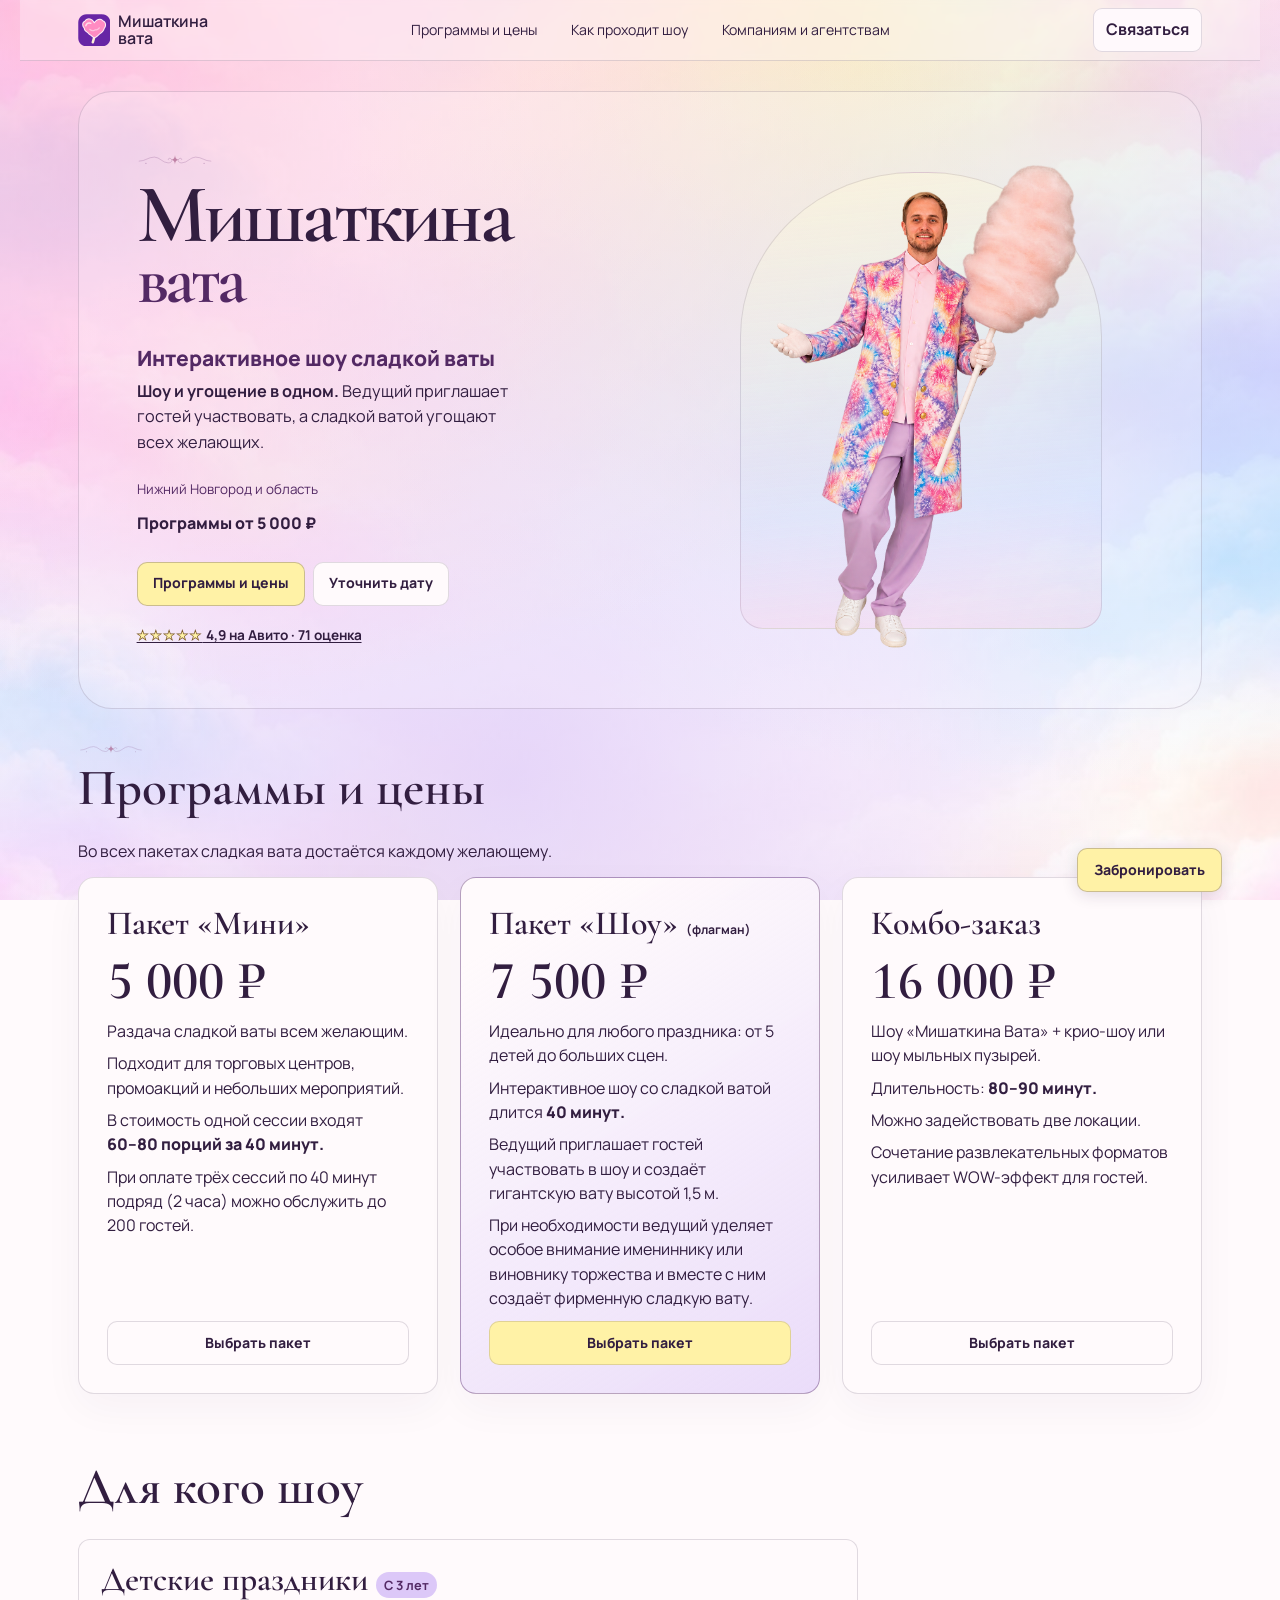
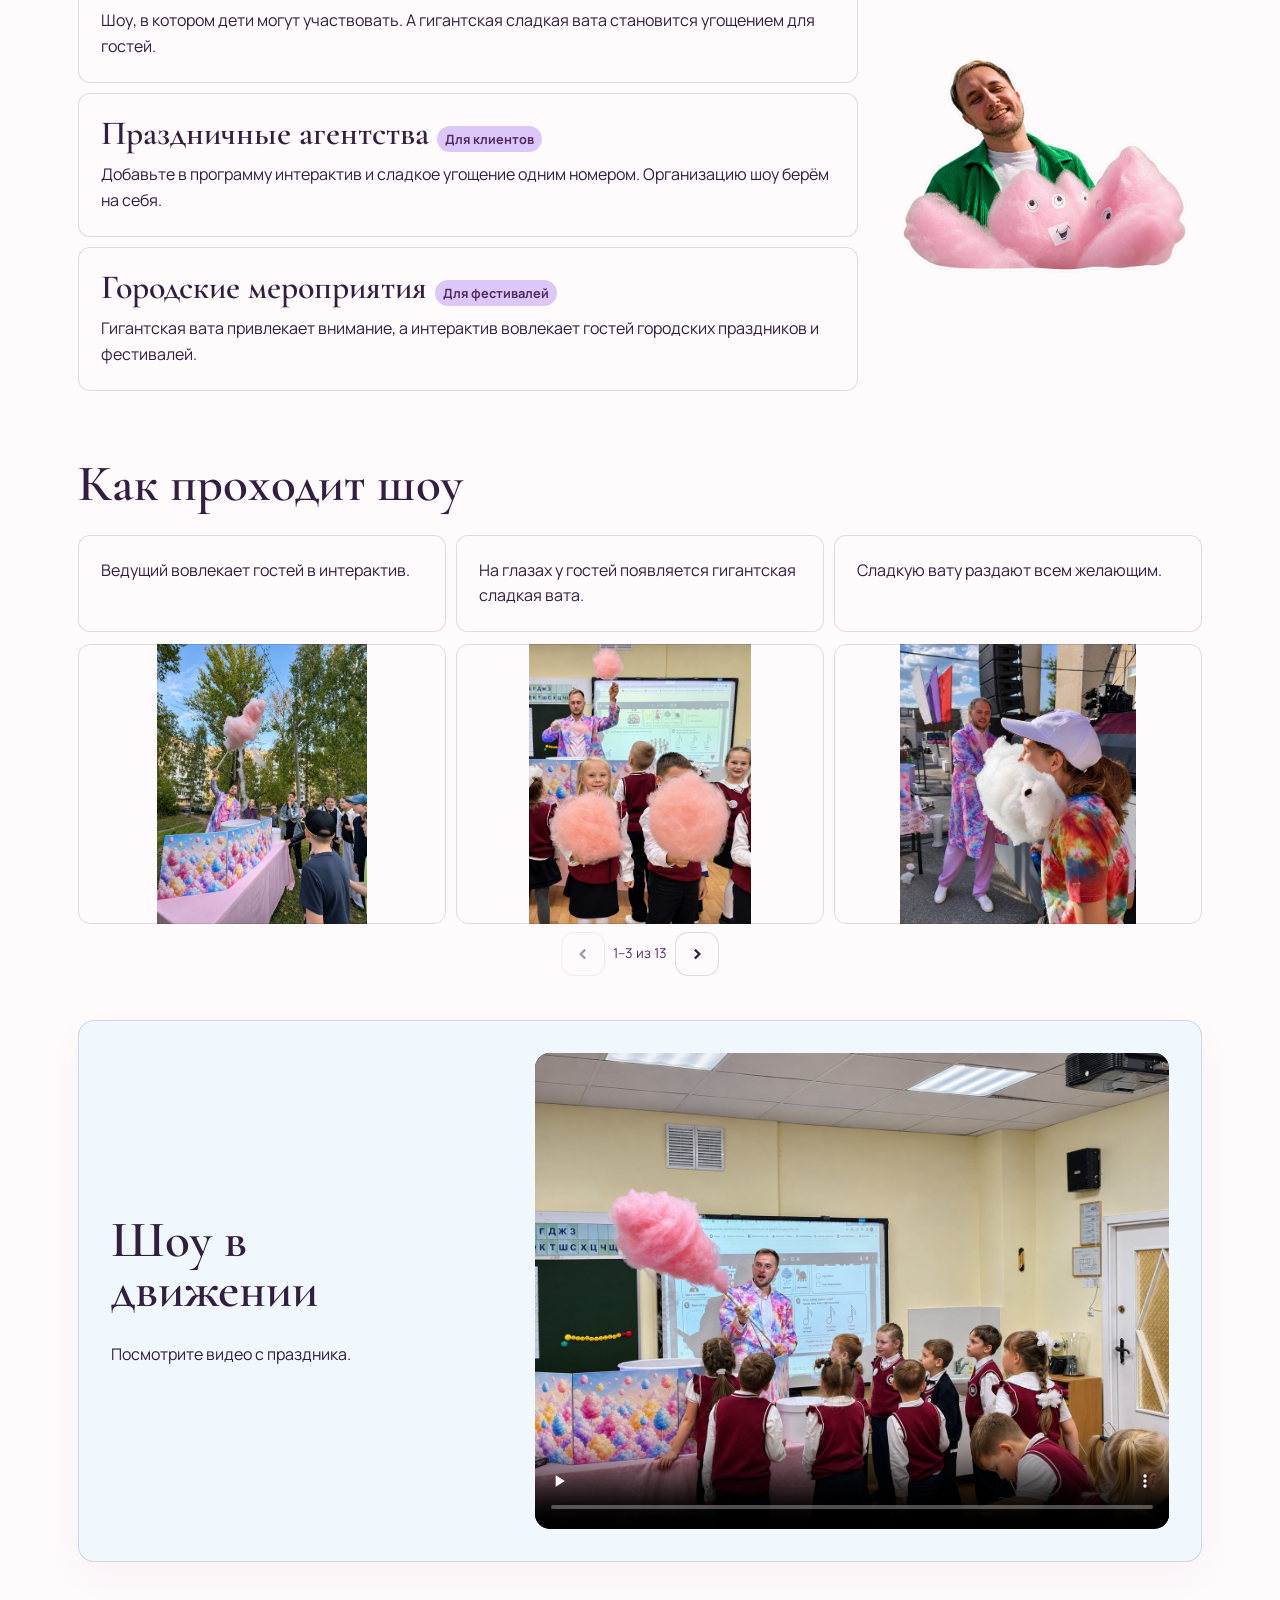
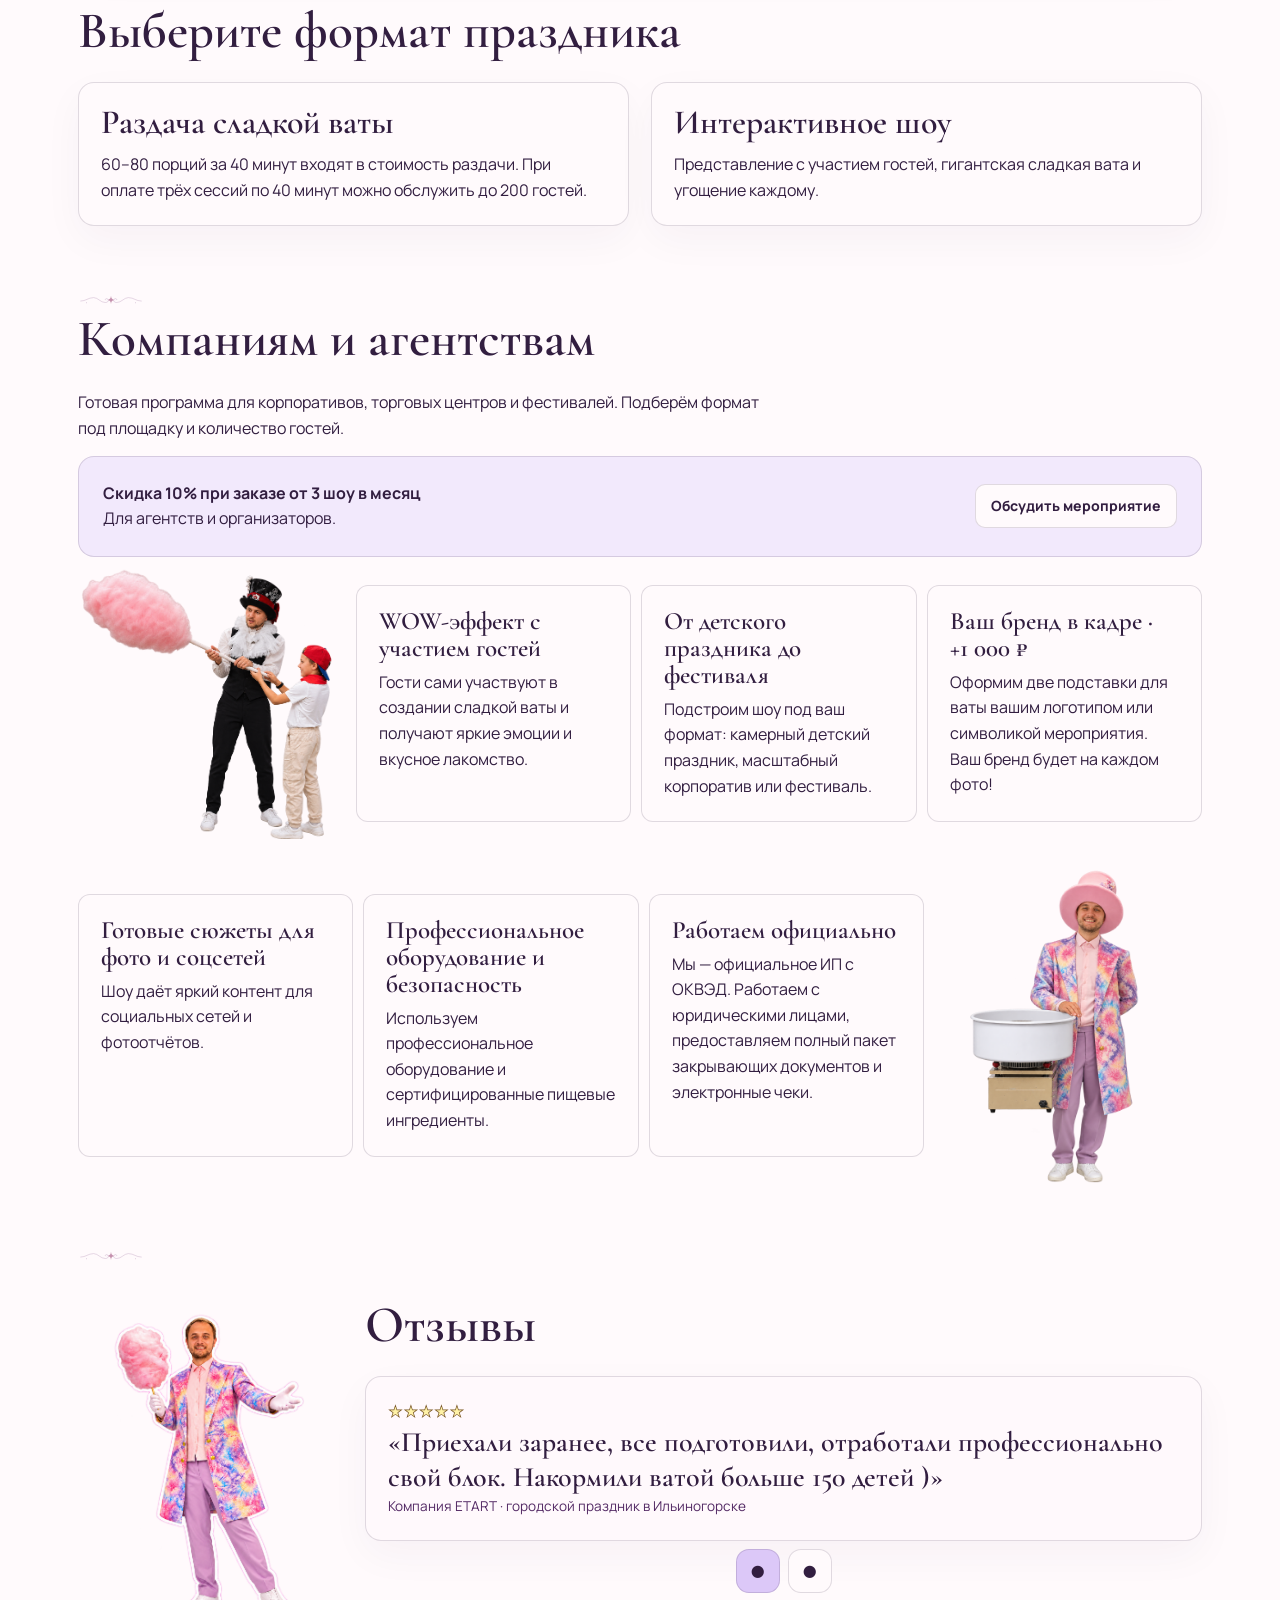
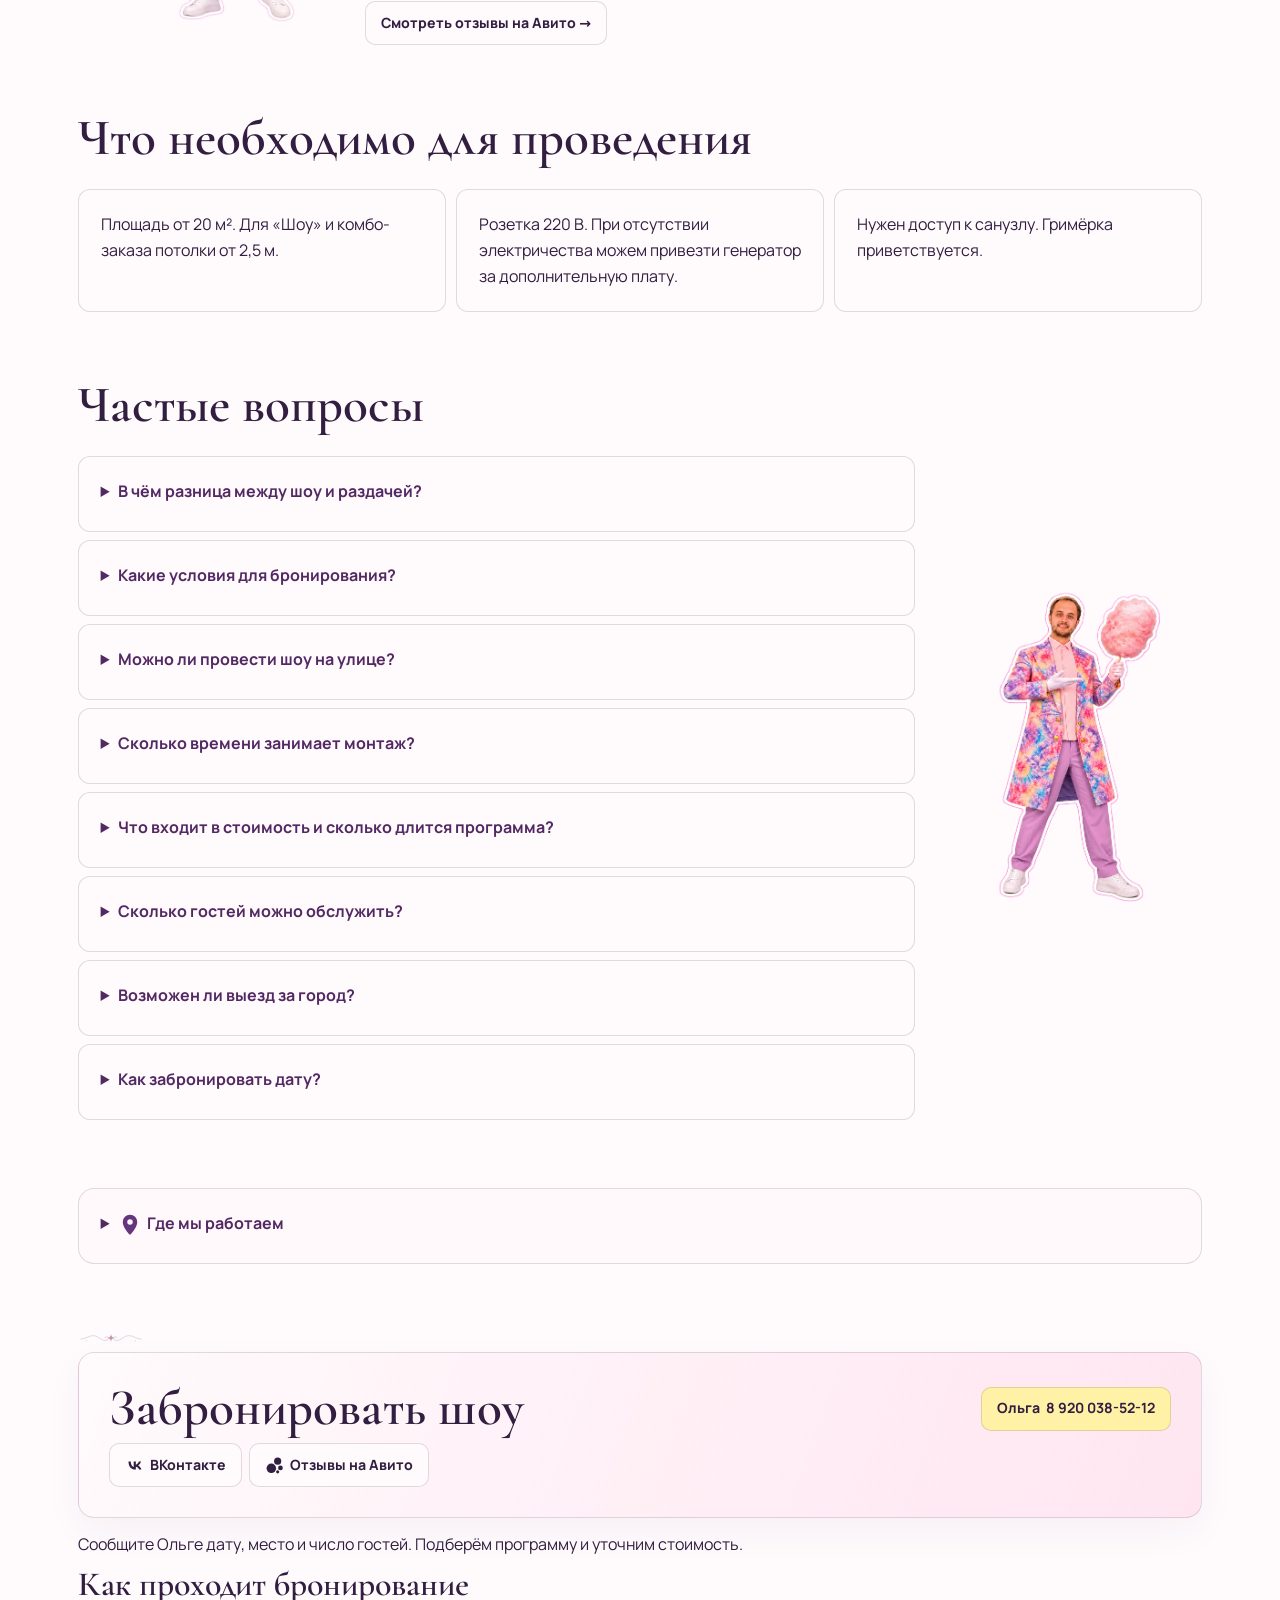
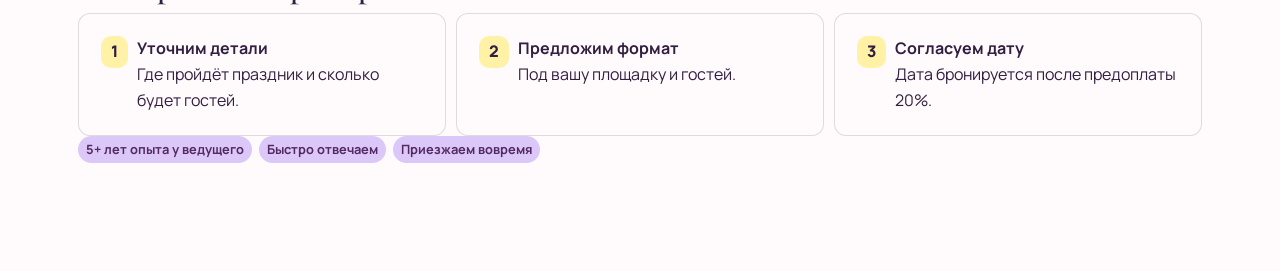
<file: index.html>
<!doctype html>
<html lang="ru">
<head><meta charset="utf-8"><meta name="viewport" content="width=device-width,initial-scale=1"><title>Мишаткина вата — шоу сладкой ваты в Нижнем Новгороде и области</title><meta name="description" content="Интерактивное шоу и раздача сладкой ваты в Нижнем Новгороде и области. Программы для праздников от 5 000 ₽."><link rel="icon" href="assets/heart.png"><link rel="stylesheet" href="style.css?v=adaptive-overview"><script src="cases.js" defer></script><script src="site.js?v=pages-1" defer></script><link rel="canonical" href="https://xn--80aaaai7abppo6cg3e.xn--p1ai/"></head>
<body>
<a class="skip-link" href="#top">К содержанию</a>
<header class="refined-header"><a class="brand" href="#top"><img src="assets/heart.png" width="36" height="36" alt=""><span>Мишаткина<br>вата</span></a><nav class="desktop-nav" aria-label="Основная навигация">
  <a href="#prices">Программы и цены</a>
  <a href="#show">Как проходит шоу</a>
  <a href="#partners">Компаниям и агентствам</a>
</nav>
<a class="header-contact" href="#booking">Связаться</a>
<details id="menu"><summary aria-label="Меню">☰</summary><nav aria-label="Разделы сайта"><a href="#formats">Форматы</a><a href="#video">Видео</a><a href="#show">Как проходит шоу</a><a href="#prices">Программы и цены</a><a href="#reviews">Отзывы</a><a href="#region">Где мы работаем</a><a href="#partners">Компаниям и агентствам</a><a href="#faq">Частые вопросы</a><a href="#booking">Контакты и заявка</a></nav></details></header>
<main id="top" tabindex="-1">
<section class="intro">
<div class="intro-cover">
<div class="intro-copy">
<h1 class="carnival-title"><span>Мишаткина</span> <span>вата</span></h1>
<div class="intro-note">
<p class="intro-label">Интерактивное шоу сладкой ваты</p>
<p class="intro-description"><strong>Шоу и угощение в одном.</strong> Ведущий приглашает гостей участвовать, а сладкой ватой угощают всех желающих.</p>
</div>
</div>
<img class="intro-host" src="assets/host.png" width="995" height="1580" alt="Ведущий с большой розовой сладкой ватой" fetchpriority="high">
</div>
<p>Нижний Новгород и область</p><p class="from">Программы от 5 000 ₽</p><div class="hero-actions"><a class="cta" href="#prices">Программы и цены</a><a class="cta secondary" href="#booking">Уточнить дату</a></div>
<a class="rating" href="#reviews"><span class="rating-stars" aria-hidden="true">★★★★★</span> 4,9 на Авито · 71 оценка</a>
</section>
<section id="prices"><h2>Программы и цены</h2><p class="plans-note">Во всех пакетах сладкая вата достаётся каждому желающему.</p><div class="plans">
<article class="plan"><h3>Пакет «Мини»</h3><p class="price">5 000 ₽</p>
<div class="plan-description">
  <p>Раздача сладкой ваты всем желающим.</p>
  <p>Подходит для торговых центров, промоакций и небольших мероприятий.</p>
  <p>В стоимость одной сессии входят <strong><span class="number-range">60–80</span> порций за 40 минут.</strong></p>
  <p>При оплате трёх сессий по 40 минут подряд (2 часа) можно обслужить до 200 гостей.</p>
</div>
<a class="cta secondary" href="#booking" data-book data-package="Пакет «Мини»">Выбрать пакет</a></article>
<article class="plan"><h3>Пакет «Шоу» <span class="plan-highlight">(флагман)</span></h3><p class="price">7 500 ₽</p>
<div class="plan-description">
  <p>Идеально для любого праздника: от 5 детей до больших сцен.</p>
  <p>Интерактивное шоу со сладкой ватой длится <strong>40 минут.</strong></p>
  <p>Ведущий приглашает гостей участвовать в шоу и создаёт гигантскую вату высотой 1,5 м.</p>
  <p>При необходимости ведущий уделяет особое внимание имениннику или виновнику торжества и вместе с ним создаёт фирменную сладкую вату.</p>
</div>
<a class="cta secondary" href="#booking" data-book data-package="Пакет «Шоу» (флагман)">Выбрать пакет</a></article>
<article class="plan"><h3>Комбо-заказ</h3><p class="price">16 000 ₽</p>
<div class="plan-description">
  <p>Шоу «Мишаткина Вата» + крио-шоу или шоу мыльных пузырей.</p>
  <p>Длительность: <strong>80–90 минут.</strong></p>
  <p>Можно задействовать две локации.</p>
  <p>Сочетание развлекательных форматов усиливает WOW-эффект для гостей.</p>
</div>
<a class="cta secondary" href="#booking" data-book data-package="Комбо-заказ">Выбрать пакет</a></article>
</div></section>
<section id="audience">
<h2>Для кого шоу</h2><div class="audience-layout">
<ul class="audience-cards" role="list">
<li><div class="audience-top"><h3>Детские праздники</h3><span>С 3 лет</span></div><p>Шоу, в котором дети могут участвовать. А гигантская сладкая вата становится угощением для гостей.</p></li>
<li><div class="audience-top"><h3>Праздничные агентства</h3><span>Для клиентов</span></div><p>Добавьте в программу интерактив и сладкое угощение одним номером. Организацию шоу берём на себя.</p></li>
<li><div class="audience-top"><h3>Городские мероприятия</h3><span>Для фестивалей</span></div><p>Гигантская вата привлекает внимание, а интерактив вовлекает гостей городских праздников и фестивалей.</p></li>
</ul><img class="audience-figure" src="assets/host-audience.png" width="1448" height="1086" alt="" loading="lazy" decoding="async"></div>
</section>
<section id="show"><h2>Как проходит шоу</h2><ol class="show-flow"><li>Ведущий вовлекает гостей в интерактив.</li><li>На глазах у гостей появляется гигантская сладкая вата.</li><li>Сладкую вату раздают всем желающим.</li></ol>
<div class="gallery" aria-label="Карусель фотографий шоу">
<div class="gallery-track" tabindex="0" aria-label="Слайды: используйте стрелки или свайп">
<button class="gallery-slide" type="button" data-photo="assets/outside.jpg"><img src="assets/outside.jpg" alt="Шоу сладкой ваты на улице" loading="lazy"></button>
<button class="gallery-slide" type="button" data-photo="assets/guests.jpg"><img src="assets/guests.jpg" alt="Гости с розовой сладкой ватой" loading="lazy"></button>
<button class="gallery-slide" type="button" data-photo="assets/closeup.jpg"><img src="assets/closeup.jpg" alt="Ведущий и сладкая вата на площадке" loading="lazy"></button>
<button class="gallery-slide" type="button" data-photo="assets/gallery-1.webp"><img src="assets/gallery-1.webp" alt="Кадр с шоу сладкой ваты 4" loading="lazy"></button>
<button class="gallery-slide" type="button" data-photo="assets/gallery-2.webp"><img src="assets/gallery-2.webp" alt="Кадр с шоу сладкой ваты 5" loading="lazy"></button>
<button class="gallery-slide" type="button" data-photo="assets/gallery-3.webp"><img src="assets/gallery-3.webp" alt="Кадр с шоу сладкой ваты 6" loading="lazy"></button>
<button class="gallery-slide" type="button" data-photo="assets/gallery-4.webp"><img src="assets/gallery-4.webp" alt="Кадр с шоу сладкой ваты 7" loading="lazy"></button>
<button class="gallery-slide" type="button" data-photo="assets/gallery-5.webp"><img src="assets/gallery-5.webp" alt="Кадр с шоу сладкой ваты 8" loading="lazy"></button>
<button class="gallery-slide" type="button" data-photo="assets/gallery-6.webp"><img src="assets/gallery-6.webp" alt="Кадр с шоу сладкой ваты 9" loading="lazy"></button>
<button class="gallery-slide" type="button" data-photo="assets/gallery-7.webp"><img src="assets/gallery-7.webp" alt="Кадр с шоу сладкой ваты 10" loading="lazy"></button>
<button class="gallery-slide" type="button" data-photo="assets/gallery-8.webp"><img src="assets/gallery-8.webp" alt="Кадр с шоу сладкой ваты 11" loading="lazy"></button>
<button class="gallery-slide" type="button" data-photo="assets/gallery-9.webp"><img src="assets/gallery-9.webp" alt="Кадр с шоу сладкой ваты 12" loading="lazy"></button>
<a class="gallery-slide gallery-vk" href="https://vk.ru/mishatavata" target="_blank" rel="noopener noreferrer"><span>Больше фото и видео ВК →</span></a>
</div>
<div class="gallery-controls"><button type="button" data-gallery-prev aria-label="Предыдущий кадр">‹</button><span class="gallery-count" aria-live="polite">1 из 13</span><button type="button" data-gallery-next aria-label="Следующий кадр">›</button></div>
</div></section>
<section id="video"><div><h2>Шоу в движении</h2><p>Посмотрите видео с праздника.</p></div><video controls playsinline preload="none" poster="assets/show.jpg" aria-label="Видео шоу сладкой ваты"><source src="assets/show-video.mp4" type="video/mp4"><a href="assets/show-video.mp4">Открыть видео</a></video></section><section id="formats"><h2>Выберите формат праздника</h2><div class="format-grid"><article><h3>Раздача сладкой ваты</h3><p>60–80 порций за 40 минут входят в стоимость раздачи. При оплате трёх сессий по 40 минут можно обслужить до 200 гостей.</p></article><article><h3>Интерактивное шоу</h3><p>Представление с участием гостей, гигантская сладкая вата и угощение каждому.</p></article></div></section><section id="partners" aria-labelledby="partners-title">
<h2 id="partners-title">Компаниям и агентствам</h2>
<p class="section-lead">Готовая программа для корпоративов, торговых центров и фестивалей. Подберём формат под площадку и количество гостей.</p>
<div class="partner-offer">
  <p><strong>Скидка 10% при заказе от 3 шоу в месяц</strong><br>Для агентств и организаторов.</p>
  <a class="cta secondary" href="#booking">Обсудить мероприятие</a>
</div>
<div class="partner-layout"><div class="partner-row partner-row-left"><img src="assets/host-interactive.png" width="1254" height="1254" alt="Ведущий и ребёнок держат гигантскую сладкую вату" loading="lazy" decoding="async"><div class="perks"><article><h3>WOW-эффект с участием гостей</h3><p>Гости сами участвуют в создании сладкой ваты и получают яркие эмоции и вкусное лакомство.</p></article>
<article><h3>От детского праздника до фестиваля</h3><p>Подстроим шоу под ваш формат: камерный детский праздник, масштабный корпоратив или фестиваль.</p></article>
<article><h3>Ваш бренд в кадре · <span class="perks-price">+1&nbsp;000&nbsp;₽</span></h3><p>Оформим две подставки для ваты вашим логотипом или символикой мероприятия. Ваш бренд будет на каждом фото!</p></article></div></div><div class="partner-row"><div class="perks"><article><h3>Готовые сюжеты для фото и соцсетей</h3><p>Шоу даёт яркий контент для социальных сетей и фотоотчётов.</p></article>
<article><h3>Профессиональное оборудование и безопасность</h3><p>Используем профессиональное оборудование и сертифицированные пищевые ингредиенты.</p></article>
<article><h3>Работаем официально</h3><p>Мы — официальное ИП с ОКВЭД. Работаем с юридическими лицами, предоставляем полный пакет закрывающих документов и электронные чеки.</p></article></div><img src="assets/host-equipment.png" width="1024" height="1536" alt="Ведущий в розовой шляпе у аппарата для сладкой ваты" loading="lazy" decoding="async"></div></div></section>
<section id="cases" hidden><h2>Наши праздники</h2><p>Реальные мероприятия, яркие эмоции и сладкие впечатления.</p><div class="case-grid"></div></section><section id="reviews" class="host-section"><div class="host-section-content"><h2>Отзывы</h2><div class="review" aria-live="polite"><div class="stars" aria-label="Пять звёзд">★★★★★</div><blockquote></blockquote><p class="author"></p></div><div class="dots" aria-label="Выбор отзыва"></div><a class="more" href="https://www.avito.ru/nizhniy_novgorod/predlozheniya_uslug/saharnaya_vata_detskiy_den_rozhdeniya_krio-shou_2878155820">Смотреть отзывы на Авито →</a></div><img class="section-host" src="assets/host-reviews.png" width="1122" height="1402" alt="" loading="lazy" decoding="async"></section>
<section id="venue"><h2>Что необходимо для проведения</h2><ul class="show-flow"><li>Площадь от 20 м². Для «Шоу» и комбо-заказа потолки от 2,5 м.</li><li>Розетка 220 В. При отсутствии электричества можем привезти генератор за дополнительную плату.</li><li>Нужен доступ к санузлу. Гримёрка приветствуется.</li></ul></section>
<section id="faq" class="host-section"><div class="host-section-content"><h2>Частые вопросы</h2>
<details><summary>В чём разница между шоу и раздачей?</summary><p>При раздаче гости получают угощение, а в «Шоу» участвуют в представлении. Сравните варианты в разделе <a href="#formats">«Форматы»</a>.</p></details>
<details><summary>Какие условия для бронирования?</summary><p>Дата считается забронированной после внесения предоплаты 20%. Это условие действует для всех клиентов.</p></details>
<details><summary>Можно ли провести шоу на улице?</summary><p>Да, в сухую безветренную погоду. Если на площадке нет электричества, можем привезти генератор за дополнительную плату.</p></details>
<details><summary>Сколько времени занимает монтаж?</summary><p>Около 30 минут на монтаж и 20 минут на демонтаж.</p></details>
<details><summary>Что входит в стоимость и сколько длится программа?</summary><p>Состав и длительность каждого пакета указаны в <a href="#prices">«Программах и ценах»</a>.</p></details><details><summary>Сколько гостей можно обслужить?</summary><p>При оплате трёх сессий по 40 минут — до 200 гостей.</p></details><details><summary>Возможен ли выезд за город?</summary><p>Да, за дополнительную плату.</p></details><details><summary>Как забронировать дату?</summary><p>Свяжитесь с Ольгой по телефону или во ВКонтакте, чтобы обсудить формат и дату.</p></details></div><img class="section-host" src="assets/host-faq.png" width="1122" height="1402" alt="" loading="lazy" decoding="async"></section><section id="region"><details><summary><svg class="region-pin" viewBox="0 0 24 24" width="24" height="24" aria-hidden="true" focusable="false"><path fill="currentColor" fill-rule="evenodd" d="M12 1.75a7.25 7.25 0 0 0-7.25 7.25c0 5.02 5.81 11.54 6.47 12.27a1.05 1.05 0 0 0 1.56 0c.66-.73 6.47-7.25 6.47-12.27A7.25 7.25 0 0 0 12 1.75Zm0 4.5a2.75 2.75 0 1 0 0 5.5 2.75 2.75 0 0 0 0-5.5Z"/></svg><strong>Где мы работаем</strong></summary><p>Нижний Новгород и область: выезжаем в Бор, Дзержинск, Богородск и Кстово. Выезд за пределы Нижнего Новгорода — за дополнительную плату.</p></details></section>
<section id="booking"><div class="booking-contact"><div class="booking-contact-head"><h2>Забронировать шоу</h2><a class="booking-phone" href="tel:+79200385212"><span>Ольга</span><strong>8 920 038-52-12</strong></a></div><div class="social-links"><a class="social-button" href="https://vk.ru/mishatavata"><svg class="social-icon" viewBox="0 0 24 24" aria-hidden="true" focusable="false"><path fill="currentColor" d="M13.1 17.2C7.6 17.2 4.5 13.4 4.4 7h2.8c.1 4.6 2.2 6.6 3.8 7V7h2.7v4c1.6-.2 3.2-2 3.8-4h2.7c-.5 2.4-2.3 4.2-3.6 4.9 1.3.6 3.4 2.3 4.2 5.3h-3c-.6-1.9-2.1-3.4-4.1-3.6v3.6z"/></svg>ВКонтакте</a><a class="social-button" href="https://www.avito.ru/nizhniy_novgorod/predlozheniya_uslug/saharnaya_vata_detskiy_den_rozhdeniya_krio-shou_2878155820"><svg class="social-icon" viewBox="0 0 24 24" aria-hidden="true" focusable="false" fill="currentColor"><circle cx="8" cy="15.5" r="6"/><circle cx="16" cy="6.5" r="4.5"/><circle cx="19.5" cy="15" r="3"/><circle cx="16" cy="20" r="2"/></svg>Отзывы на Авито</a></div></div>
<div class="booking-guide"><p class="booking-invitation">Сообщите Ольге дату, место и число гостей. Подберём программу и уточним стоимость.</p>
<h3>Как проходит бронирование</h3>
<ol class="booking-steps" role="list">
<li><span aria-hidden="true">1</span><div><strong>Уточним детали</strong><br>Где пройдёт праздник и сколько будет гостей.</div></li>
<li><span aria-hidden="true">2</span><div><strong>Предложим формат</strong><br>Под вашу площадку и гостей.</div></li>
<li><span aria-hidden="true">3</span><div><strong>Согласуем дату</strong><br>Дата бронируется после предоплаты 20%.</div></li>
</ol>
<ul class="booking-promises" role="list"><li><strong>5+</strong> лет опыта у ведущего</li><li>Быстро отвечаем</li><li>Приезжаем вовремя</li></ul>
</div><div id="formbox" hidden><p class="notice">Онлайн-заявки пока недоступны. Чтобы согласовать дату, позвоните Ольге.</p><a class="cta" href="tel:+79200385212">Позвонить</a></div></section>
</main><div class="bottom-book"><a class="cta" href="#booking">Забронировать</a></div><dialog id="photo"><div class="photo-tools"><button type="button" data-photo-prev aria-label="Предыдущее фото">‹</button><button type="button" data-photo-next aria-label="Следующее фото">›</button><button type="button" data-photo-close aria-label="Закрыть фото">×</button></div><img alt=""></dialog>
</body></html>
</file>
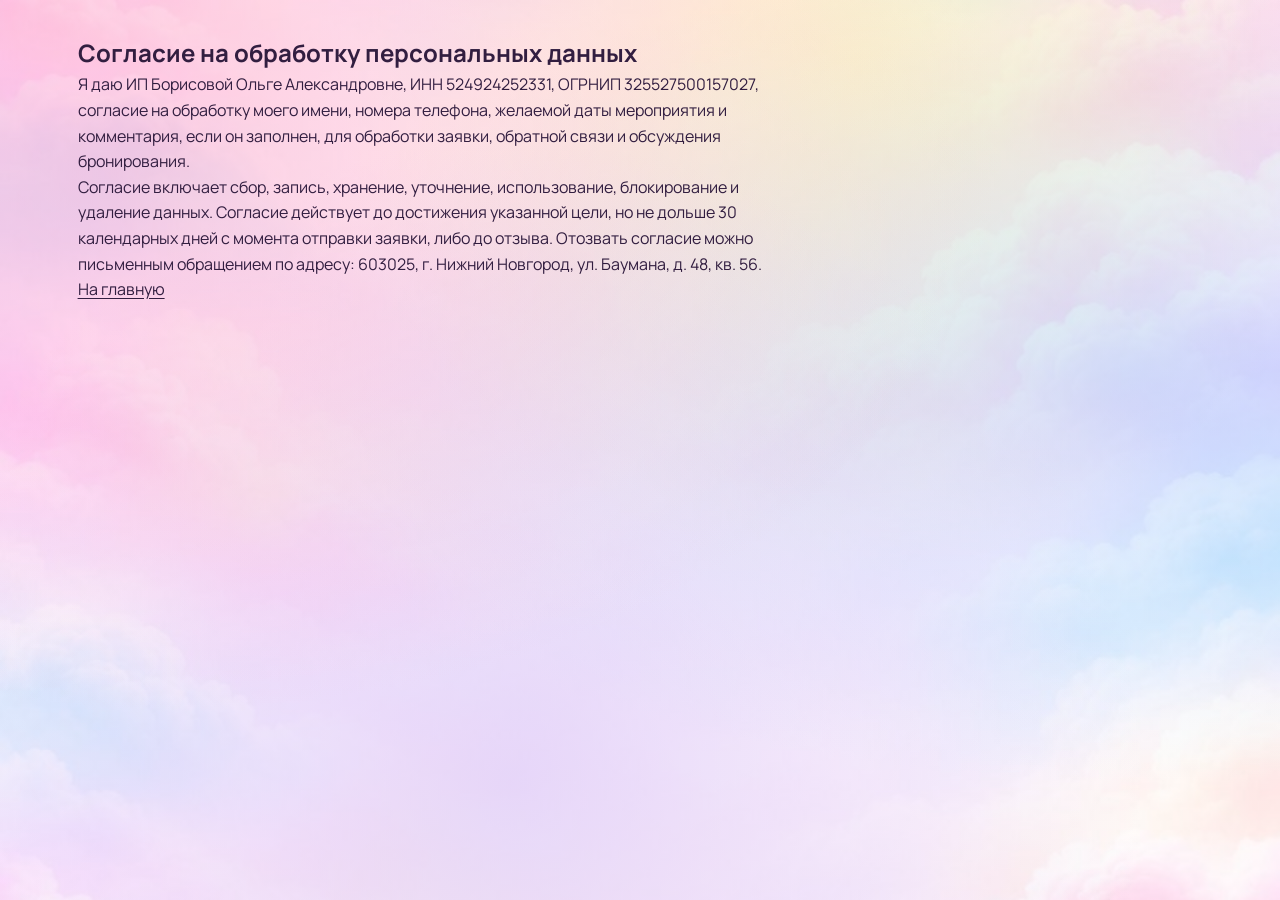
<file: consent.html>
<!doctype html><html lang="ru"><meta charset="utf-8"><meta name="viewport" content="width=device-width,initial-scale=1"><title>Согласие на обработку персональных данных</title><link rel="stylesheet" href="style.css"><main><section><h1>Согласие на обработку персональных данных</h1><p>Я даю ИП Борисовой Ольге Александровне, ИНН 524924252331, ОГРНИП 325527500157027, согласие на обработку моего имени, номера телефона, желаемой даты мероприятия и комментария, если он заполнен, для обработки заявки, обратной связи и обсуждения бронирования.</p><p>Согласие включает сбор, запись, хранение, уточнение, использование, блокирование и удаление данных. Согласие действует до достижения указанной цели, но не дольше 30 календарных дней с момента отправки заявки, либо до отзыва. Отозвать согласие можно письменным обращением по адресу: 603025, г. Нижний Новгород, ул. Баумана, д. 48, кв. 56.</p><p><a href="./">На главную</a></p></section></main></html>
</file>
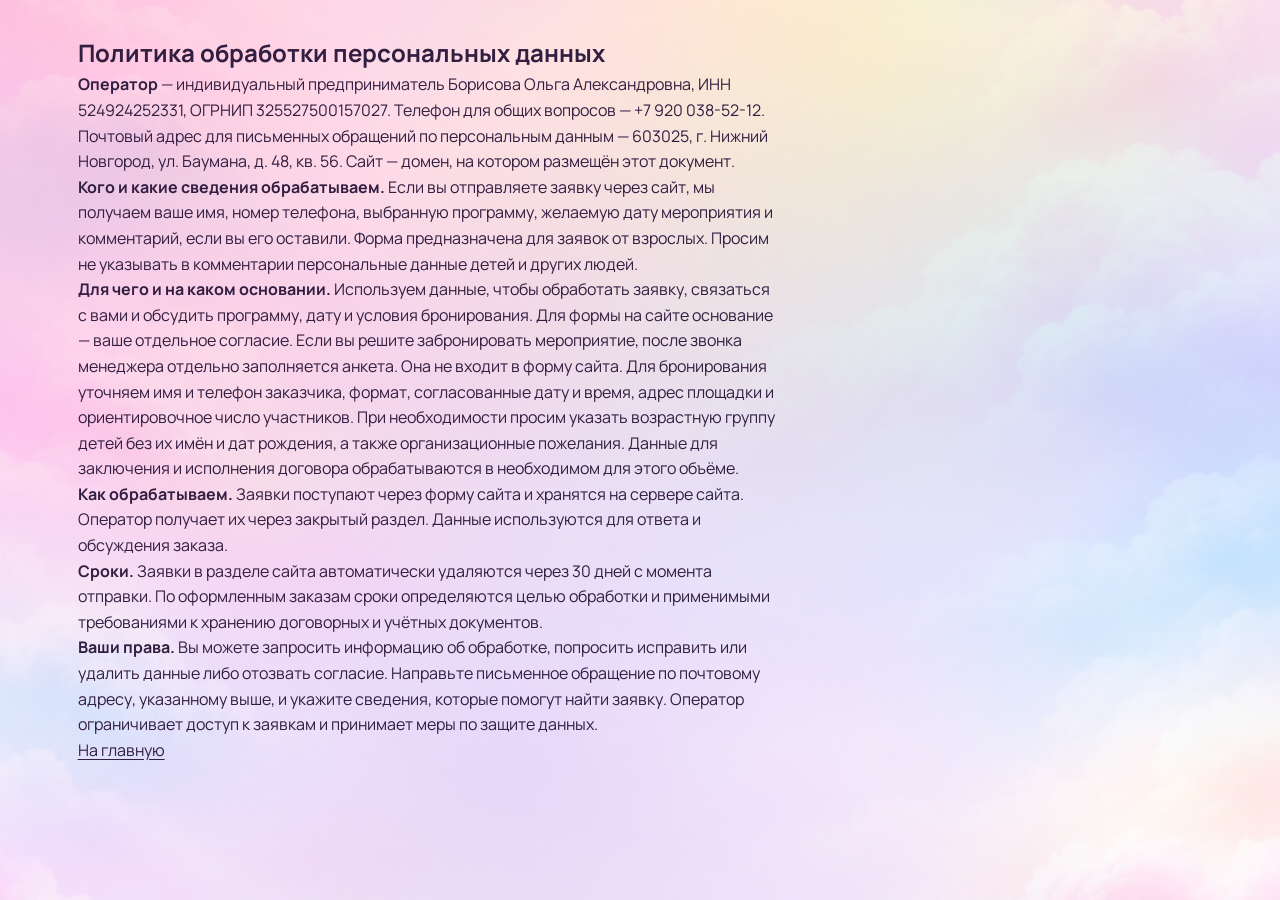
<file: privacy.html>
<!doctype html><html lang="ru"><meta charset="utf-8"><meta name="viewport" content="width=device-width,initial-scale=1"><title>Политика обработки персональных данных</title><link rel="stylesheet" href="style.css"><main><section><h1>Политика обработки персональных данных</h1><p><strong>Оператор</strong> — индивидуальный предприниматель Борисова Ольга Александровна, ИНН 524924252331, ОГРНИП 325527500157027. Телефон для общих вопросов — +7 920 038-52-12. Почтовый адрес для письменных обращений по персональным данным — 603025, г. Нижний Новгород, ул. Баумана, д. 48, кв. 56. Сайт — домен, на котором размещён этот документ.</p><p><strong>Кого и какие сведения обрабатываем.</strong> Если вы отправляете заявку через сайт, мы получаем ваше имя, номер телефона, выбранную программу, желаемую дату мероприятия и комментарий, если вы его оставили. Форма предназначена для заявок от взрослых. Просим не указывать в комментарии персональные данные детей и других людей.</p><p><strong>Для чего и на каком основании.</strong> Используем данные, чтобы обработать заявку, связаться с вами и обсудить программу, дату и условия бронирования. Для формы на сайте основание — ваше отдельное согласие. Если вы решите забронировать мероприятие, после звонка менеджера отдельно заполняется анкета. Она не входит в форму сайта. Для бронирования уточняем имя и телефон заказчика, формат, согласованные дату и время, адрес площадки и ориентировочное число участников. При необходимости просим указать возрастную группу детей без их имён и дат рождения, а также организационные пожелания. Данные для заключения и исполнения договора обрабатываются в необходимом для этого объёме.</p><p><strong>Как обрабатываем.</strong> Заявки поступают через форму сайта и хранятся на сервере сайта. Оператор получает их через закрытый раздел. Данные используются для ответа и обсуждения заказа.</p><p><strong>Сроки.</strong> Заявки в разделе сайта автоматически удаляются через 30 дней с момента отправки. По оформленным заказам сроки определяются целью обработки и применимыми требованиями к хранению договорных и учётных документов.</p><p><strong>Ваши права.</strong> Вы можете запросить информацию об обработке, попросить исправить или удалить данные либо отозвать согласие. Направьте письменное обращение по почтовому адресу, указанному выше, и укажите сведения, которые помогут найти заявку. Оператор ограничивает доступ к заявкам и принимает меры по защите данных.</p><p><a href="./">На главную</a></p></section></main></html>
</file>
<file: style.css>
@import url("fonts/fairy-floss.css");
:root{--pink:#ffaece;--rose:#ffd0e4;--blue:#b8dcff;--lilac:#dcc8f8;--accent:#fff2a6;--ink:#321e40;--plum:#532964;--purple:#65367d;--paper:#fff9fc;--line:#a777ab55;--display:"Baskerville Old Face",Georgia,serif;--body:"Segoe UI",system-ui,sans-serif;--radius:22px;font:16px/1.52 var(--body);color:var(--ink);background:var(--paper)}
*{box-sizing:border-box}[hidden]{display:none!important}
html::before{content:"";position:fixed;inset:0;z-index:-1;background:radial-gradient(ellipse at 13% 16%,#ffaece8c,transparent 53%),radial-gradient(ellipse at 88% 41%,#b8dcff8a,transparent 55%),radial-gradient(ellipse at 40% 87%,#dcc8f8b0,transparent 58%),radial-gradient(ellipse at 67% 7%,#fff2a695,transparent 43%),linear-gradient(#fff9fc42,#fff9fc59),url("assets/clouds.jpg") center/cover no-repeat;pointer-events:none}
body{margin:0 auto;max-width:1240px;padding-bottom:calc(74px + env(safe-area-inset-bottom))}
a{color:inherit;text-underline-offset:.18em}a,button,summary{-webkit-tap-highlight-color:transparent}
:focus-visible{outline:3px solid var(--purple);outline-offset:3px}
h1,h2,h3,p,blockquote,figure{margin:0}h2,h3{font-family:var(--display);color:var(--plum);line-height:1.16}h2{font-size:clamp(30px,4.5vw,53px);font-weight:400;margin-bottom:.5em;text-wrap:balance}h3{font-size:clamp(20px,2.4vw,29px);font-weight:400;margin-bottom:.3em}button,input,textarea,select{font:inherit}img,video{max-width:100%}button,summary{cursor:pointer}
header{display:flex;align-items:center;justify-content:space-between;gap:8px;position:sticky;top:0;z-index:5;padding:8px clamp(8px,3vw,30px);background:transparent}
.brand{display:flex;align-items:center;gap:5px;text-decoration:none;font-weight:800;font-size:13px;line-height:1.05;color:var(--plum)}.brand img{width:28px;height:28px}.header-flips{display:flex;gap:5px;align-items:center}.header-flips .flip{max-width:150px}.flip{position:relative}.flip summary{list-style:none;display:grid;place-items:center;min-height:40px;border-radius:13px;background:var(--purple);color:white;text-align:center;padding:5px 8px;font-weight:700;font-size:12px;line-height:1.14}.flip summary::-webkit-details-marker,#menu summary::-webkit-details-marker{display:none}.flip summary span+span,.flip[open] summary span:first-child{display:none}.flip[open] summary span+span{display:block}.contact-flip[open] summary{position:absolute;right:1px;padding:3px;min-width:22px;background:transparent}.contact-flip>a{display:grid;text-align:center;align-content:center;min-height:40px;padding:4px 25px 4px 6px;border-radius:13px;background:var(--purple);color:white;font-size:11px;line-height:1.15;white-space:nowrap}.contact-flip>a span+span{font-weight:750}
.refined-header{
  min-height:58px;gap:clamp(4px,1vw,12px);background:#fff6f7ee;
  border-bottom:1px solid #a777ab54;
}
@supports (backdrop-filter:blur(8px)){
  .refined-header{background:#fff6f7bf;backdrop-filter:blur(12px)}
}
.refined-header .brand{
  flex:none;font-family:Manrope,"Segoe UI",system-ui,sans-serif;font-weight:600;
}
.refined-header .brand img{display:block;width:clamp(23px,6vw,32px);height:auto}
.refined-header .header-flips{gap:4px;justify-content:center}
.refined-header .flip summary,.refined-header .contact-flip>a{
  min-height:44px;border:1px solid #9463aa75;border-radius:10px;
  color:var(--ink);background:#fff9fcab;font-weight:650;padding-inline:6px;
}
.refined-header .flip summary:hover,.refined-header .contact-flip>a:hover{background:#f1e4fa}
.refined-header .contact-flip>a{padding-inline:5px 22px}
.refined-header .contact-flip[open] summary{border:0;background:transparent;padding-inline:3px}
.refined-header #menu summary{
  display:grid;place-items:center;width:38px;min-height:44px;padding:0;
  font-size:0;
}
.refined-header #menu summary::before{
  content:"";width:16px;height:1.5px;background:currentColor;box-shadow:0 -5px currentColor,0 5px currentColor;
}
@media(min-width:768px){.refined-header{min-height:68px}}
@media(max-width:365px){
  .refined-header .brand{font-size:12px}
  .refined-header .header-flips .flip{max-width:115px}
  .refined-header #menu summary{width:32px}
}
#menu summary{list-style:none;padding:5px 9px;color:var(--plum);font-size:21px}nav{position:absolute;right:10px;top:100%;display:grid;border:1px solid var(--line);border-radius:16px;background:var(--paper);padding:8px;box-shadow:0 12px 32px #53296426;max-height:75vh;overflow:auto}nav a{padding:7px 12px;text-decoration:none}nav a:hover{background:var(--lilac)}
main>section,.agency{padding:clamp(17px,4vw,44px) clamp(14px,5vw,62px);scroll-margin-top:65px}
main>section:is(#partners,#prices,#reviews,#booking)::before{content:"";display:block;width:110px;height:19px;margin-bottom:10px;background:url("assets/carnival-flourish.svg") center/contain no-repeat}
.intro{padding-top:clamp(14px,3vw,38px)}.intro-cover{position:relative;isolation:isolate;display:grid;grid-template-columns:minmax(0,1fr) minmax(0,33%);align-items:center;gap:clamp(6px,3vw,36px)}.intro-host,.section-host,.audience-figure,.partner-row>img{display:block;width:100%;height:auto;object-fit:contain}.intro-host{max-height:470px}.balloon-title img{display:block;width:100%;height:auto;max-width:585px}
.carnival-title {
  position:relative;isolation:isolate;text-align:center;width:min(100%,560px);
  padding:clamp(10px,2vw,27px) clamp(3px,1.4vw,18px);
  border:1px solid #ab73978c;border-radius:49% 49% 12px 12px / 15px 15px 12px 12px;
  background:radial-gradient(ellipse,#fff7d9d9 18%,#fff4dd85 62%,transparent 100%);
  font-family:"Cormorant Garamond",Georgia,serif;font-weight:600;font-synthesis:none;
  font-size:clamp(27px,7.6vw,48px);line-height:1.02;letter-spacing:-.048em;
}
.carnival-title span{display:block;color:#944467}
.carnival-title span+span{font-size:.91em;color:#78568d;margin-top:.025em}
.intro-copy:has(.carnival-title)::before{margin-inline:auto}@media(min-width:1200px){.intro-copy:has(.carnival-title)::before{margin-inline:0;margin-left:195px}}
.intro-cover:has(.carnival-title) .intro-note{font-size:1rem}
@media(min-width:650px){.carnival-title{font-size:clamp(45px,6.3vw,81px)}}.intro-note{margin-top:clamp(10px,2vw,24px);border-left:1px solid var(--purple);padding-left:clamp(7px,1.5vw,17px)}.intro-label{color:var(--plum);font-weight:750;font-size:clamp(13px,1.65vw,19px)}.intro-description{font-size:clamp(13px,2vw,21px)}.intro>p{margin-top:7px}.from,.price{font-weight:800;color:var(--plum)}.rating{display:inline-block;margin-top:9px;font-size:.85rem;font-weight:700}.rating-stars,.stars{color:var(--accent);-webkit-text-stroke:.7px #795727;letter-spacing:1px}
.hero-actions,.social-links,.booking-promises{display:flex;flex-wrap:wrap;gap:7px;margin-top:9px}.cta,.more,.social-button,.booking-phone,.gallery-vk span{display:inline-flex;align-items:center;justify-content:center;gap:6px;min-height:42px;padding:7px 13px;border:1px solid var(--line);border-radius:999px;background:var(--accent);color:var(--ink);font-weight:750;font-size:.88rem;text-decoration:none;text-align:center;line-height:1.2}.cta:hover{background:#ffe98c}.secondary,.booking-phone{background:var(--lilac)}.secondary:hover,.booking-phone:hover{background:var(--rose)}.more,.social-button,.gallery-vk span{background:var(--purple);color:white}.more{margin-top:8px}.social-icon{width:19px;height:19px;flex:none}
.bottom-book{position:fixed;z-index:4;inset:auto 0 0;display:flex;justify-content:center;padding:8px 13px calc(8px + env(safe-area-inset-bottom));pointer-events:none}.bottom-book .cta{pointer-events:auto;width:min(100%,360px);box-shadow:0 5px 20px #53296448}
 .perks,.plans,.audience-cards,.format-grid,.booking-steps,.show-flow,.case-grid{display:grid;gap:10px}.audience-cards,.booking-steps,.booking-promises,.show-flow{margin:0;padding:0;list-style:none}.plan,.format-grid article,.audience-cards li, .perks article,.booking-steps li,.review,#faq details,#region details,.show-flow li,.booking-contact,form,.case-card,#video{border:1px solid var(--line);border-radius:var(--radius);padding:clamp(10px,2vw,22px);background:var(--paper);min-width:0}.plan,.format-grid article{background:linear-gradient(145deg,var(--paper),var(--rose))}.plan:nth-child(2),.format-grid article:nth-child(2){background:linear-gradient(145deg,var(--paper),var(--lilac))}.plan:nth-child(3){background:linear-gradient(145deg,var(--paper),var(--blue))}.plan{position:relative;display:flex;flex-direction:column;gap:8px;border-radius:48% 48% 12px 12px / 27px 27px 12px 12px;padding:clamp(21px,3vw,38px) clamp(15px,2.4vw,29px) clamp(15px,2.4vw,26px);outline:1px solid var(--line);outline-offset:-5px}.plan .cta{align-self:flex-start;margin-top:auto}.price{font:400 clamp(30px,3.5vw,44px)/1 var(--display);font-variant-numeric:lining-nums tabular-nums}
.partner-layout,.audience-layout,.host-section{display:grid;gap:12px;align-items:center}.partner-layout{margin-top:12px}.partner-row{display:grid;grid-template-columns:minmax(0,1fr) minmax(0,24%);align-items:center;gap:8px}.partner-row-left{grid-template-columns:minmax(0,24%) minmax(0,1fr)}.partner-row>img{max-height:315px}.section-host{max-height:320px}.host-section{grid-template-columns:minmax(0,1fr) minmax(0,23%)}#reviews.host-section{grid-template-columns:minmax(0,23%) minmax(0,1fr)}#reviews .section-host{grid-area:1/1}#reviews .host-section-content{grid-area:1/2}.audience-figure{max-width:290px;justify-self:center}.audience-top{display:flex;flex-wrap:wrap;gap:4px 8px;align-items:center}.audience-top span,.booking-promises li{background:var(--lilac);color:var(--plum);border-radius:99px;padding:3px 8px;font-size:.8rem;font-weight:700}
.gallery{margin-top:12px}.gallery-track{position:relative;display:flex;gap:10px;overflow-x:auto;scroll-snap-type:x mandatory;scrollbar-width:none;overscroll-behavior-x:contain}.gallery-slide{flex:0 0 100%;min-width:0;height:clamp(190px,65vw,370px);scroll-snap-align:start;border:0;background:transparent;padding:0}.gallery-slide img{display:block;width:100%;height:100%;object-fit:contain}.gallery-slide[data-photo]{cursor:zoom-in}.gallery-vk{display:grid;place-items:center;background:linear-gradient(135deg,var(--rose),var(--lilac));border-radius:var(--radius);text-decoration:none;padding:8px}.gallery-controls,.photo-tools,.dots{display:flex;justify-content:center;align-items:center;gap:8px;margin-top:8px}.gallery-controls button,.photo-tools button,.dots button{border:0;border-radius:13px;background:var(--purple);color:white;min-width:42px;min-height:42px;font-weight:700}.gallery-controls button,.photo-tools button{font-size:22px}.gallery-controls button:disabled{opacity:.45;cursor:default}.dots button{min-width:34px;min-height:34px;background:var(--lilac);color:var(--plum)}.dots button[aria-pressed=true]{background:var(--purple);color:white}.author,.notice,.gallery-count,small{font-size:.85rem;color:var(--plum)}
#photo{border:0;background:transparent;color:white;padding:0;max-width:calc(100vw - 24px);max-height:calc(100dvh - 20px)}#photo img{display:block;width:auto;height:auto;max-height:calc(100dvh - 80px);margin-inline:auto}.photo-tools{margin:0 0 7px}dialog::backdrop{background:#281432e8}#video{width:calc(100% - 28px);margin:10px auto;background:linear-gradient(135deg,var(--paper),var(--lilac));display:grid;gap:12px}video{display:block;width:100%;max-height:480px;border-radius:15px;background:var(--ink)}
.agency .flip summary{background:var(--lilac);color:var(--plum);font-size:1rem}#faq details+details{margin-top:6px}#faq details p,#region details p{margin-top:6px}#faq summary,#region summary{color:var(--plum);font-weight:700}.region-pin{vertical-align:middle;margin-right:5px;color:var(--purple)}
.booking-contact{background:linear-gradient(115deg,var(--rose),var(--lilac))}.booking-contact-head{display:flex;flex-wrap:wrap;align-items:center;justify-content:space-between;gap:8px}.booking-contact h2{margin:0}.booking-guide{margin-top:14px}.booking-invitation{margin-bottom:9px}.booking-steps li{display:flex;gap:9px}.booking-steps li>span{border-radius:10px;background:var(--accent);align-self:start;padding:3px 10px;font-weight:800}
form{display:grid;gap:10px;margin:15px 0 0;max-width:750px}label{display:grid;gap:3px}input,select,textarea{width:100%;min-width:0;color:var(--ink);border:1px solid var(--line);border-radius:9px;background:white;padding:8px}.consent{display:grid;grid-template-columns:auto minmax(0,1fr);align-items:start}.consent input{width:auto;accent-color:var(--purple)}
@media(min-width:650px){.format-grid,.case-grid{grid-template-columns:repeat(2,minmax(0,1fr))}.gallery-slide{flex-basis:calc((100% - 10px)/2);height:280px}.show-flow,.plans,.booking-steps{grid-template-columns:repeat(3,minmax(0,1fr))}.intro-cover{grid-template-columns:minmax(0,1fr) minmax(0,38%)}#video{grid-template-columns:minmax(0,.65fr) minmax(0,1fr);align-items:center}.audience-layout{grid-template-columns:minmax(0,1fr) minmax(0,28%)}}
@media(min-width:950px){.gallery-slide{flex-basis:calc((100% - 20px)/3)}.partner-row  .perks{grid-template-columns:repeat(3,minmax(0,1fr))}.header-flips .flip{max-width:none}.flip summary{min-width:130px}.contact-flip[open] summary{min-width:22px}.brand{font-size:16px}}
@media(max-width:365px){.brand img{display:none}.flip summary{font-size:11px}.hero-actions .cta{font-size:12px;padding-inline:9px}}
@media(prefers-reduced-motion:no-preference){.cta,.social-button{transition:background-color .18s ease}}
main > #reviews::before{grid-column:1/-1;margin-bottom:0}#reviews .section-host{grid-area:2/1}#reviews .host-section-content{grid-area:2/2}.host-section-content,.intro-copy,.header-flips{min-width:0}

/* An airy vignette, separate from the original cutouts and photos. */
.intro-cover::before {
  content:"";position:absolute;inset:-12% 0;z-index:-1;mask-image:radial-gradient(ellipse closest-side,#000 38%,transparent 100%);pointer-events:none;
  background:radial-gradient(ellipse at 68% 49%,#fff2a6a3,transparent 50%),
             radial-gradient(ellipse at 85% 45%,#ffd0e4bc,transparent 56%);
}
.intro-copy::before {
  content:"";display:block;width:clamp(88px,23%,170px);aspect-ratio:220/38;margin:0 0 5px 2px;
  background:url("assets/carnival-flourish.svg") center/contain no-repeat;
}
.intro-cover::after {
  content:"";position:absolute;right:0;top:12%;width:clamp(15px,3.5vw,44px);aspect-ratio:1;pointer-events:none;
  background:url("assets/carnival-star.svg") center/contain no-repeat;
}
main > #partners,main > #formats,main > #booking {
  background:radial-gradient(ellipse closest-side at 36% 50%,#ffd0e497,transparent 100%);
}
main > #show,main > #venue { background:radial-gradient(ellipse closest-side at 70% 50%,#b8dcff88,transparent 100%); }
main > #prices,main > #reviews { background:radial-gradient(ellipse closest-side at 54% 50%,#dcc8f896,transparent 100%); }
.plan::before {
  content:"";display:block;width:17px;height:17px;margin:0 auto 1px;
  background:url("assets/carnival-star.svg") center/contain no-repeat;
}
.plan h3,.plan .price{text-align:center}
.plan .cta{align-self:center}
.booking-contact,#video,.case-card{
  background-image:url("assets/carnival-corner.svg"),linear-gradient(115deg,#fff9fc,#ffd0e4);
  background-size:38px auto,auto;background-position:5px 5px,center;background-repeat:no-repeat;
  border-radius:13px 30px 13px 30px;
}
.booking-contact,#video{outline:1px solid var(--line);outline-offset:-5px}
.booking-contact{padding:clamp(16px,3vw,30px)}
.perks article,#faq details,.audience-cards li {border-radius:4px 17px 4px 17px;background:#fff9fce8}
.perks h3{overflow-wrap:anywhere;font-size:clamp(19px,2vw,25px)}.perks article:nth-child(2n),.audience-cards li:nth-child(2n){background:#f7edffed}
.review{border-radius:5px 26px 5px 26px;border-inline-start:3px double var(--purple)}
.review blockquote{font-family:var(--display);font-size:clamp(20px,2.5vw,28px);line-height:1.28}
.gallery-slide[data-photo] {outline:1px solid var(--line);outline-offset:-1px;}
.gallery-slide:focus-visible {outline:3px solid var(--purple);outline-offset:-4px}
.cta,.more,.social-button,.gallery-vk span{border-radius:7px 18px 7px 18px}
@media (max-width:649px){.partner-row .perks{gap:6px}.partner-row .perks h3{font-size:19px}.intro-cover::before{inset:-7% 0}.intro-cover::after{top:2%}}
@media (prefers-reduced-motion:no-preference){.plan .cta:hover,.hero-actions .cta:hover{box-shadow:0 3px 12px #53296422}}

#booking-success {
  width: min(440px, calc(100% - 32px));
  box-sizing: border-box;
  padding: clamp(20px, 5vw, 32px);
  border: 1px solid var(--line);
  border-radius: var(--radius);
  background: linear-gradient(140deg, var(--paper), var(--lilac));
  color: var(--ink);
  text-align: center;
  box-shadow: 0 18px 60px #28143255;
}
#booking-success h2 { margin: 0 0 10px; color: var(--plum); }
#booking-success p { margin: 0 0 18px; }

/* Fairy Floss: a quiet backdrop around the original artwork. */
:root {
  --display: "Cormorant Garamond", Georgia, serif;
  --body: Manrope, "Segoe UI", system-ui, sans-serif;
  --line: #321e4026;
  --radius: 16px;
  --gutter: clamp(16px, 4.5vw, 58px);
  --section-gap: clamp(14px, 2.15vw, 32px);
  --surface-shadow: 0 14px 40px #321e400a;
  font-family: var(--body);
  line-height: 1.6;
  background: #fffafc;
}

h2, h3 { color: var(--ink); font-weight: 600; }
h2 { font-size: clamp(32px, 4vw, 56px); line-height: .99; }
h3 { font-size: clamp(24px, 2.65vw, 35px); line-height: 1.08; }
main > section, .agency { padding: var(--section-gap) var(--gutter); }
main > section:is(#partners,#prices,#reviews,#booking)::before {
  width: 66px;
  height: 12px;
  margin-bottom: 8px;
  opacity: .65;
}
main > section:is(#partners,#show,#venue,#formats,#reviews,#booking) { background: none; }
main > section > p:not(.from) { max-width: 70ch; }
.plans-note { margin-bottom: 12px; }

.refined-header {
  min-height: 62px;
  gap: clamp(4px, 1.25vw, 14px);
  padding-inline: var(--gutter);
  background: #fffafc28;
  backdrop-filter: none;
  border-color: var(--line);
}
.refined-header .brand { color: var(--ink); font-size: clamp(12px, 1.6vw, 16px); gap: 8px; }
.refined-header .header-flips { margin-inline-start: auto; gap: clamp(4px, 1.1vw, 12px); }
.refined-header .header-flips .flip { max-width: 130px; }
.refined-header .flip summary, .refined-header .contact-flip > a, .refined-header #menu summary {
  min-height: 44px;
  border: 1px solid var(--line);
  border-radius: 9px;
  background: #fffafc;
  color: var(--ink);
}
.refined-header .flip summary { min-width: 0; padding-inline: clamp(6px, 1.1vw, 13px); }
.refined-header .flip summary:hover, .refined-header .contact-flip > a:hover,
.refined-header #menu summary:hover, nav a:hover { background: #f2e9fc; }
.refined-header .contact-flip[open] summary {
  min-height: 32px;
  color: var(--ink);
  border: 0;
  background: transparent;
}
.refined-header #menu summary { width: 44px; }
.refined-header nav { padding: 8px; border-radius: 12px; box-shadow: var(--surface-shadow); min-width: 205px; }
.refined-header nav a { border-radius: 7px; }

main > .intro {
  position: relative;
  isolation: isolate;
  display: grid;
  grid-template-columns: minmax(0, 1.15fr) minmax(0, 1fr);
  grid-template-areas:
    "copy host"
    "region host"
    "price host"
    "actions host"
    "rating host";
  align-content: center;
  align-items: center;
  column-gap: clamp(10px, 4vw, 62px);
  min-height: clamp(460px, 51vw, 610px);
  margin: clamp(12px, 2.4vw, 30px) var(--gutter) 0;
  padding: clamp(28px, 5vw, 64px);
  background: #fffafc38;
  border: 1px solid var(--line);
  border-radius: clamp(18px, 3vw, 34px);
}
.intro-cover { display: contents; }
.intro-cover::before, .intro-cover::after { content: none; }
.intro-copy { grid-area: copy; }
.intro-copy:has(.carnival-title)::before { width: 76px; margin: 0 0 13px; opacity: .68; }
.carnival-title {
  width: auto;
  padding: 0;
  border: 0;
  background: none;
  text-align: left;
  color: var(--ink);
  font-size: clamp(52px, 6.5vw, 98px);
  line-height: .85;
  letter-spacing: -.045em;
}
.carnival-title span { color: var(--ink); }
.carnival-title span + span { font-size: .86em; color: var(--plum); margin-top: 0; }
.intro-note { padding: 0; border: 0; margin: clamp(14px, 2.8vw, 34px) 0 0; max-width: 41ch; }
.intro-label { font-size: clamp(15px, 1.65vw, 21px); line-height: 1.24; }
.intro-description { margin-top: 8px; font-size: clamp(13px, 1.27vw, 17px); line-height: 1.55; }
.intro-host { grid-area: host; width: auto; max-width: 100%; max-height: clamp(330px, 41vw, 500px); justify-self: center; }
.intro::after {
  content: "";
  grid-area: host;
  place-self: center;
  width: 81%;
  height: 91%;
  border: 1px solid #321e4020;
  border-radius: 48% 48% 23px 23px / 36% 36% 23px 23px;
  background: linear-gradient(175deg, #fff8db80, #b8dcff30 72%, #ffd0e468);
  pointer-events: none;
  z-index: -1;
}
.intro > p:first-of-type { grid-area: region; margin-top: 17px; font-size: .84rem; color: var(--plum); }
.intro .from { grid-area: price; margin-top: 4px; color: var(--ink); }
.intro .hero-actions { grid-area: actions; margin-top: 18px; gap: 8px; }
.intro .rating { grid-area: rating; margin-top: 12px; justify-self: start; }

.cta, .more, .social-button, .booking-phone, .gallery-vk span {
  min-height: 44px;
  border-radius: 10px;
  padding: 8px 15px;
  color: var(--ink);
  font-weight: 750;
}
.cta:not(.secondary) { background: var(--accent); border-color: #321e4040; }
.cta.secondary, .booking-phone, .social-button, .more, .gallery-vk span { background: #fffafc; border: 1px solid var(--line); }
.cta:hover, .cta.secondary:hover, .booking-phone:hover, .social-button:hover, .more:hover { background: #f1e8fb; }
.bottom-book .cta { box-shadow: 0 3px 16px #321e4024; }

.plans, .format-grid { gap: clamp(11px, 1.7vw, 22px); }
#prices { background: linear-gradient(115deg, #dcc8f844, #fffafc 80%); }
.plan, .format-grid article, .review, #video, .booking-contact {
  border: 1px solid var(--line);
  border-radius: var(--radius);
  outline: 0;
  box-shadow: var(--surface-shadow);
}
.plan, .plan:nth-child(3), .format-grid article, .format-grid article:nth-child(2) { background: #fffafc; }
.plan { gap: 11px; padding: clamp(16px, 2.25vw, 28px); }
.plan:nth-child(2) { border-color: #53296468; background: linear-gradient(148deg, #fffafc 12%, #dcc8f897 100%); }
.plan::before { content: none; }
.plan h3, .plan .price { text-align: left; margin: 0; }
.plan .price { font-weight: 700; font-size: clamp(34px, 4.2vw, 54px); color: var(--ink); }
.plan-description { display: grid; gap: 8px; font-size: .93rem; }
.plan .cta { align-self: flex-start; }
.plan:nth-child(2) .cta { background: var(--accent); }
.plan:nth-child(2) .cta:hover { background: #f1e8fb; }
.partner-layout, .host-section, .audience-layout { gap: clamp(12px, 2.4vw, 29px); }
.perks article, .perks article:nth-child(2n), .audience-cards li, .audience-cards li:nth-child(2n),
#faq details, .booking-steps li, .show-flow li { border-radius: 12px; background: #fffafc; }
.perks h3 { overflow-wrap: normal; }
.perks-price { white-space: nowrap; }
#faq summary, #region summary { min-height: 30px; }
#faq details + details { margin-top: 8px; }
#video { width: calc(100% - var(--gutter) * 2); padding: clamp(16px, 3vw, 32px); background: #f0f7fd; }
#video > div { max-width: 30ch; }
.booking-contact { background: linear-gradient(110deg, #fffafc, #ffd0e47d); }
.gallery-slide[data-photo] { border-radius: 12px; background: #fffafc; }
.gallery-controls button, .dots button { border: 1px solid var(--line); background: #fffafc; color: var(--ink); min-width: 44px; min-height: 44px; }
.dots button[aria-pressed=true] { background: var(--lilac); color: var(--ink); }
.gallery-vk { background: #f2e9fc; }

@media (max-width: 767px) {
  .refined-header { min-height: 58px; padding-inline: 10px; }
  .refined-header .brand img { width: 23px; }
  main > .intro {
    min-height: 0;
    grid-template-columns: minmax(0, 1fr);
    grid-template-areas: "copy" "host" "region" "price" "actions" "rating";
    padding: clamp(16px, 4.4vw, 27px);
    row-gap: 0;
  }
  .carnival-title { font-size: clamp(45px, 10.5vw, 76px); }
  .intro-copy:has(.carnival-title)::before { width: 55px; margin-bottom: 10px; }
  .intro-host { margin-top: 10px; max-height: clamp(190px, 54vw, 310px); }
  .intro::after { width: min(78%, 235px); height: 90%; }
  .intro-description { margin-top: 5px; }
  .intro > p:first-of-type { margin-top: 10px; }
  .intro .hero-actions { margin-top: 12px; gap: 6px; }
  .intro .rating { margin-top: 7px; }
  .partner-row, .partner-row-left, .host-section, #reviews.host-section { grid-template-columns: minmax(0,1fr); }
  .partner-row > img, .section-host { max-height: 195px; }
  #reviews .section-host, #reviews .host-section-content { grid-area: auto; }
  #faq details, #region details { padding: 12px; }
  #faq summary, #region summary { min-height: 44px; align-content: center; }
}
@media (min-width: 650px) and (max-width: 900px) {
  .plans { grid-template-columns: minmax(0, 1fr); }
}
@media (max-width: 365px) {
  .refined-header .brand img { display: none; }
  .refined-header .header-flips .flip { max-width: 110px; }
  .refined-header .contact-flip > a { font-size: 10px; }
  .intro .hero-actions .cta { padding-inline: 8px; }
}

@media (min-width: 768px) {
  .bottom-book { justify-content: flex-end; padding-inline: var(--gutter); }
  .bottom-book .cta { width: auto; min-width: 145px; }
}

/* Shared layout for families, companies and event organizers. */
:root {
  --section-gap: clamp(17px, 2.8vw, 34px);
  scroll-padding-top: 12px;
}
.skip-link {
  position: fixed;
  z-index: 10;
  inset: 8px auto auto 8px;
  padding: 10px 14px;
  background: var(--paper);
  transform: translateY(-160%);
}
.skip-link:focus { transform: none; }
.refined-header {
  display: grid;
  grid-template-columns: auto 1fr auto;
  min-height: 60px;
  padding-inline: var(--gutter);
  background: #fffafc55;
  backdrop-filter: blur(3px);
}
.refined-header .brand img { display: block; }
.refined-header #menu { grid-column: 3; }
.header-contact {
  display: inline-flex;
  min-height: 44px;
  align-items: center;
  justify-content: center;
  padding-inline: 12px;
  border: 1px solid var(--line);
  border-radius: 9px;
  background: var(--paper);
  font-weight: 700;
  text-decoration: none;
}
.refined-header .header-contact {
  grid-column: 2;
  grid-row: 1;
  justify-self: end;
}
.refined-header .desktop-nav { display: none; }

main > .intro { min-height: auto; padding: clamp(22px, 4.6vw, 58px); }
.intro .intro-label { font-weight: 800; }
.intro .intro-description { max-width: 38ch; }
.intro .hero-actions { row-gap: 8px; }
main > #prices { background: none; }
.plan-description { font-size: 1rem; line-height: 1.52; }
.plan-description strong { font-weight: 800; }
.plan .price, .number-range { white-space: nowrap; }
.plan-highlight { font: 700 .76rem/1.3 var(--body); }
.plan .cta { align-self: stretch; }
.section-lead { margin-bottom: 14px; }
.partner-offer {
  display: flex;
  align-items: center;
  justify-content: space-between;
  flex-wrap: wrap;
  gap: 12px;
  padding: clamp(14px, 2.5vw, 24px);
  border: 1px solid var(--line);
  border-radius: var(--radius);
  background: #f2e9fc;
}
.booking-contact-head { column-gap: 16px; }
#booking .booking-phone { background: var(--accent); }
#booking .booking-phone:hover { background: #f1e8fb; }

@media (min-width: 940px) {
  .refined-header { grid-template-columns: auto minmax(0, 1fr) auto; }
  .refined-header #menu { display: none; }
  .refined-header .header-contact { grid-column: 3; }
  .refined-header .desktop-nav {
    position: static;
    display: flex;
    flex-wrap: wrap;
    justify-content: center;
    gap: 4px 10px;
    padding: 0;
    border: 0;
    background: none;
    box-shadow: none;
    overflow: visible;
  }
  .desktop-nav a { display: inline-flex; align-items: center; min-height: 44px; font-size: .88rem; }
  .plans { grid-template-columns: repeat(3, minmax(0, 1fr)); }
  .plan h3 { min-block-size: 1.1em; }
}
@media (max-width: 939px) {
  .plans { grid-template-columns: minmax(0, 1fr); }
}
@media (max-width: 767px) {
  .refined-header { padding-inline: 12px; }
  main > .intro { padding: 18px; }
  .intro-host { max-height: clamp(150px, 43vw, 235px); }
  .intro .hero-actions .cta { flex: 1 1 125px; font-size: .875rem; }
}
</file>
